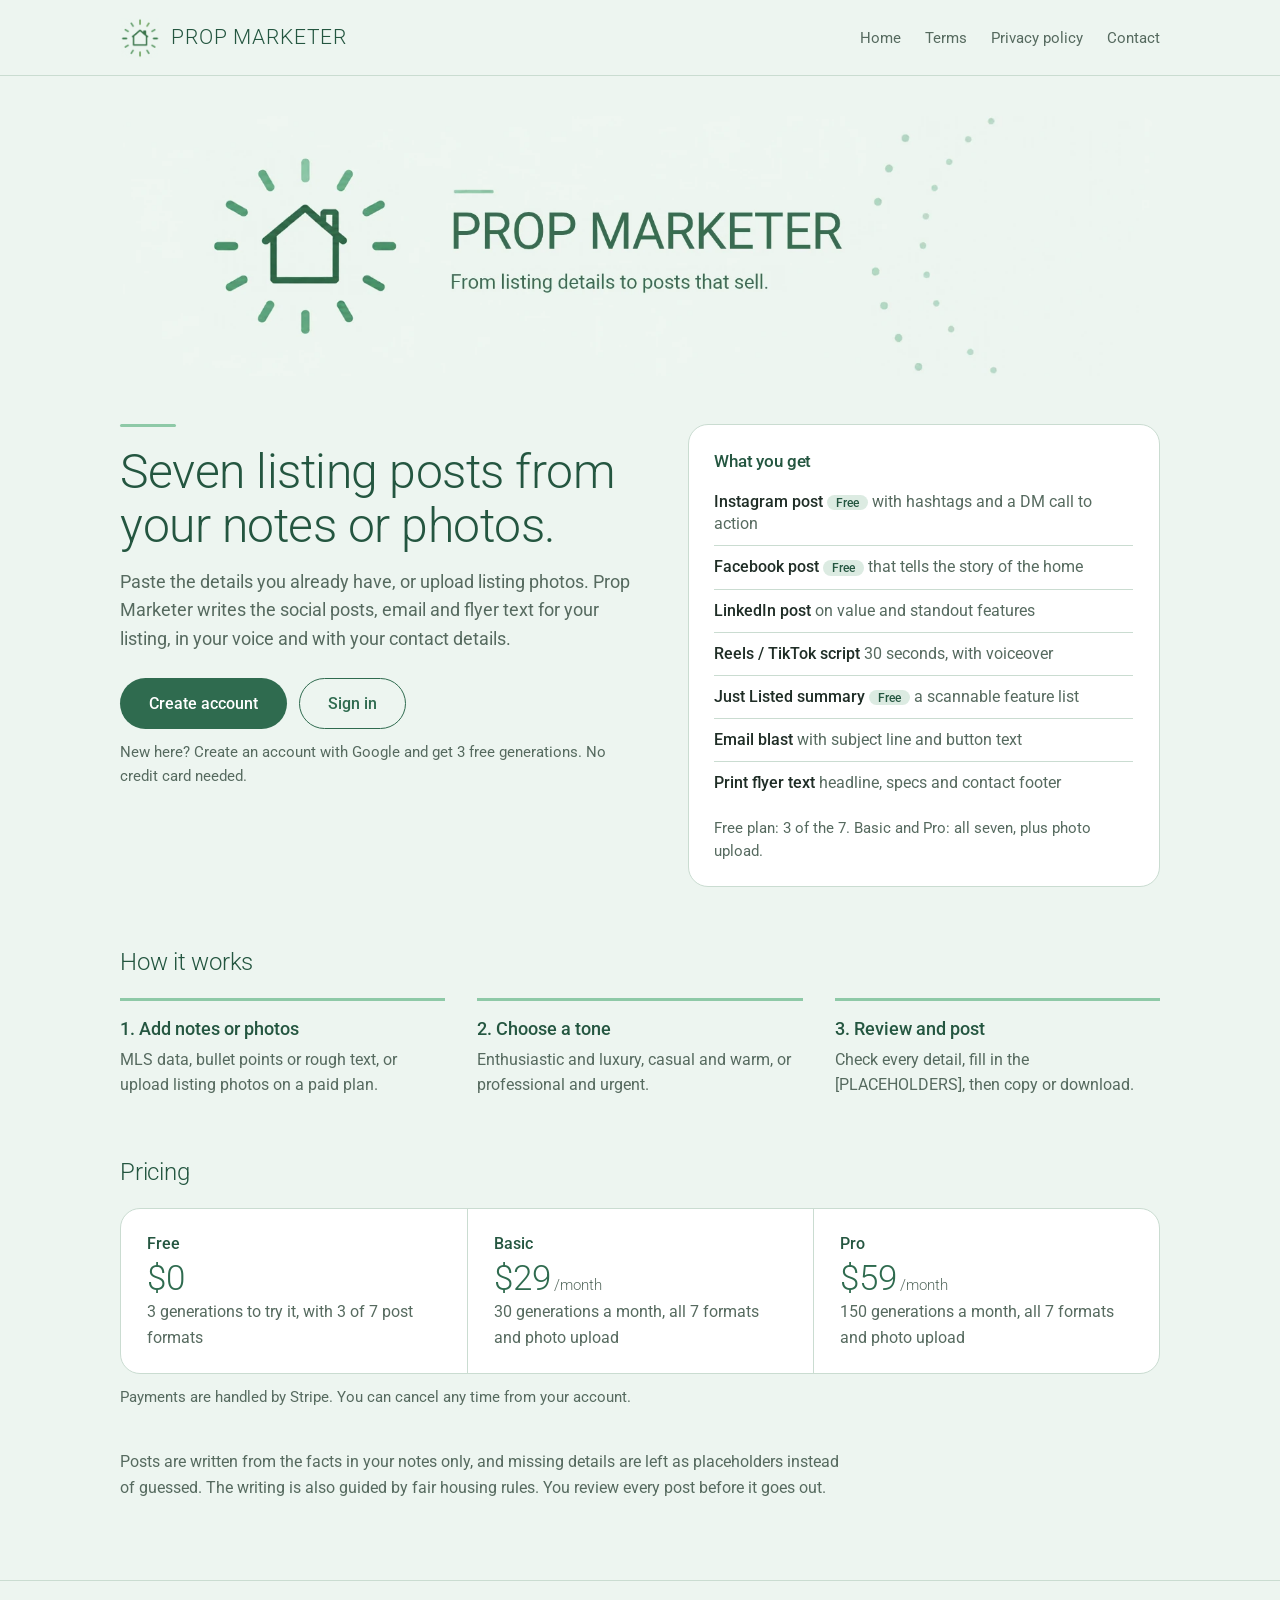
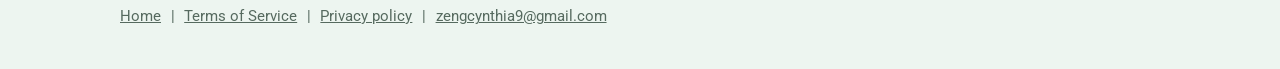
<file: index.html>
<!DOCTYPE html>
<html lang="en">
<head>
<meta charset="utf-8">
<meta name="viewport" content="width=device-width, initial-scale=1">
<title>Prop Marketer: from listing details to posts that sell</title>
<meta name="description" content="Paste your listing notes and get an Instagram post, Facebook post, LinkedIn post, reel script, email, and flyer text in seconds.">
<link rel="icon" href="assets/favicon.png">
<link rel="preconnect" href="https://fonts.googleapis.com">
<link rel="preconnect" href="https://fonts.gstatic.com" crossorigin>
<link href="https://fonts.googleapis.com/css2?family=Roboto:wght@300;400;500;700&display=swap" rel="stylesheet">
<link rel="stylesheet" href="style.css">
</head>
<body>
<header>
  <div class="wrap">
    <a class="brand" href="index.html"><img src="assets/logo.png" alt=""><span>Prop Marketer</span></a>
    <nav><a href="index.html">Home</a><a href="terms.html">Terms</a><a href="privacy.html">Privacy policy</a><a href="mailto:zengcynthia9@gmail.com">Contact</a></nav>
  </div>
</header>

<main class="wrap">
  <img class="banner" src="assets/banner.webp" width="1584" height="396" alt="Prop Marketer. From listing details to posts that sell.">

  <div class="hero">
    <div>
      <div class="rule"></div>
      <h1>Seven listing posts from your notes or photos.</h1>
      <p class="lede">Paste the details you already have, or upload listing photos. Prop Marketer writes the social posts, email and flyer text for your listing, in your voice and with your contact details.</p>
      <div class="cta-row">
        <a class="cta" href="https://real-estate-marketer-209358908924.northamerica-northeast2.run.app/?start=login">Create account</a>
        <a class="cta cta-secondary" href="https://real-estate-marketer-209358908924.northamerica-northeast2.run.app/?start=login">Sign in</a>
      </div>
      <p class="note">New here? Create an account with Google and get 3 free generations. No credit card needed.</p>
    </div>
    <div class="panel">
      <h2>What you get</h2>
      <ul class="list">
        <li><b>Instagram post</b> <em class="tag">Free</em> <span>with hashtags and a DM call to action</span></li>
        <li><b>Facebook post</b> <em class="tag">Free</em> <span>that tells the story of the home</span></li>
        <li><b>LinkedIn post</b> <span>on value and standout features</span></li>
        <li><b>Reels / TikTok script</b> <span>30 seconds, with voiceover</span></li>
        <li><b>Just Listed summary</b> <em class="tag">Free</em> <span>a scannable feature list</span></li>
        <li><b>Email blast</b> <span>with subject line and button text</span></li>
        <li><b>Print flyer text</b> <span>headline, specs and contact footer</span></li>
      </ul>
      <p class="note">Free plan: 3 of the 7. Basic and Pro: all seven, plus photo upload.</p>
    </div>
  </div>

  <h2 class="section-title">How it works</h2>
  <div class="steps">
    <div class="step"><b>1. Add notes or photos</b><p>MLS data, bullet points or rough text, or upload listing photos on a paid plan.</p></div>
    <div class="step"><b>2. Choose a tone</b><p>Enthusiastic and luxury, casual and warm, or professional and urgent.</p></div>
    <div class="step"><b>3. Review and post</b><p>Check every detail, fill in the [PLACEHOLDERS], then copy or download.</p></div>
  </div>

  <h2 class="section-title">Pricing</h2>
  <div class="plans">
    <div class="plan"><div class="n">Free</div><div class="p">$0</div><div class="d">3 generations to try it, with 3 of 7 post formats</div></div>
    <div class="plan"><div class="n">Basic</div><div class="p">$29<small>/month</small></div><div class="d">30 generations a month, all 7 formats and photo upload</div></div>
    <div class="plan"><div class="n">Pro</div><div class="p">$59<small>/month</small></div><div class="d">150 generations a month, all 7 formats and photo upload</div></div>
  </div>
  <p class="note">Payments are handled by Stripe. You can cancel any time from your account.</p>

  <p class="fine">Posts are written from the facts in your notes only, and missing details are left as placeholders instead of guessed. The writing is also guided by fair housing rules. You review every post before it goes out.</p>
</main>

<footer>
  <div class="wrap">
    <a href="index.html">Home</a><span class="sep">|</span><a href="terms.html">Terms of Service</a><span class="sep">|</span><a href="privacy.html">Privacy policy</a><span class="sep">|</span><a href="mailto:zengcynthia9@gmail.com">zengcynthia9@gmail.com</a>
  </div>
</footer>
</body>
</html>
</file>
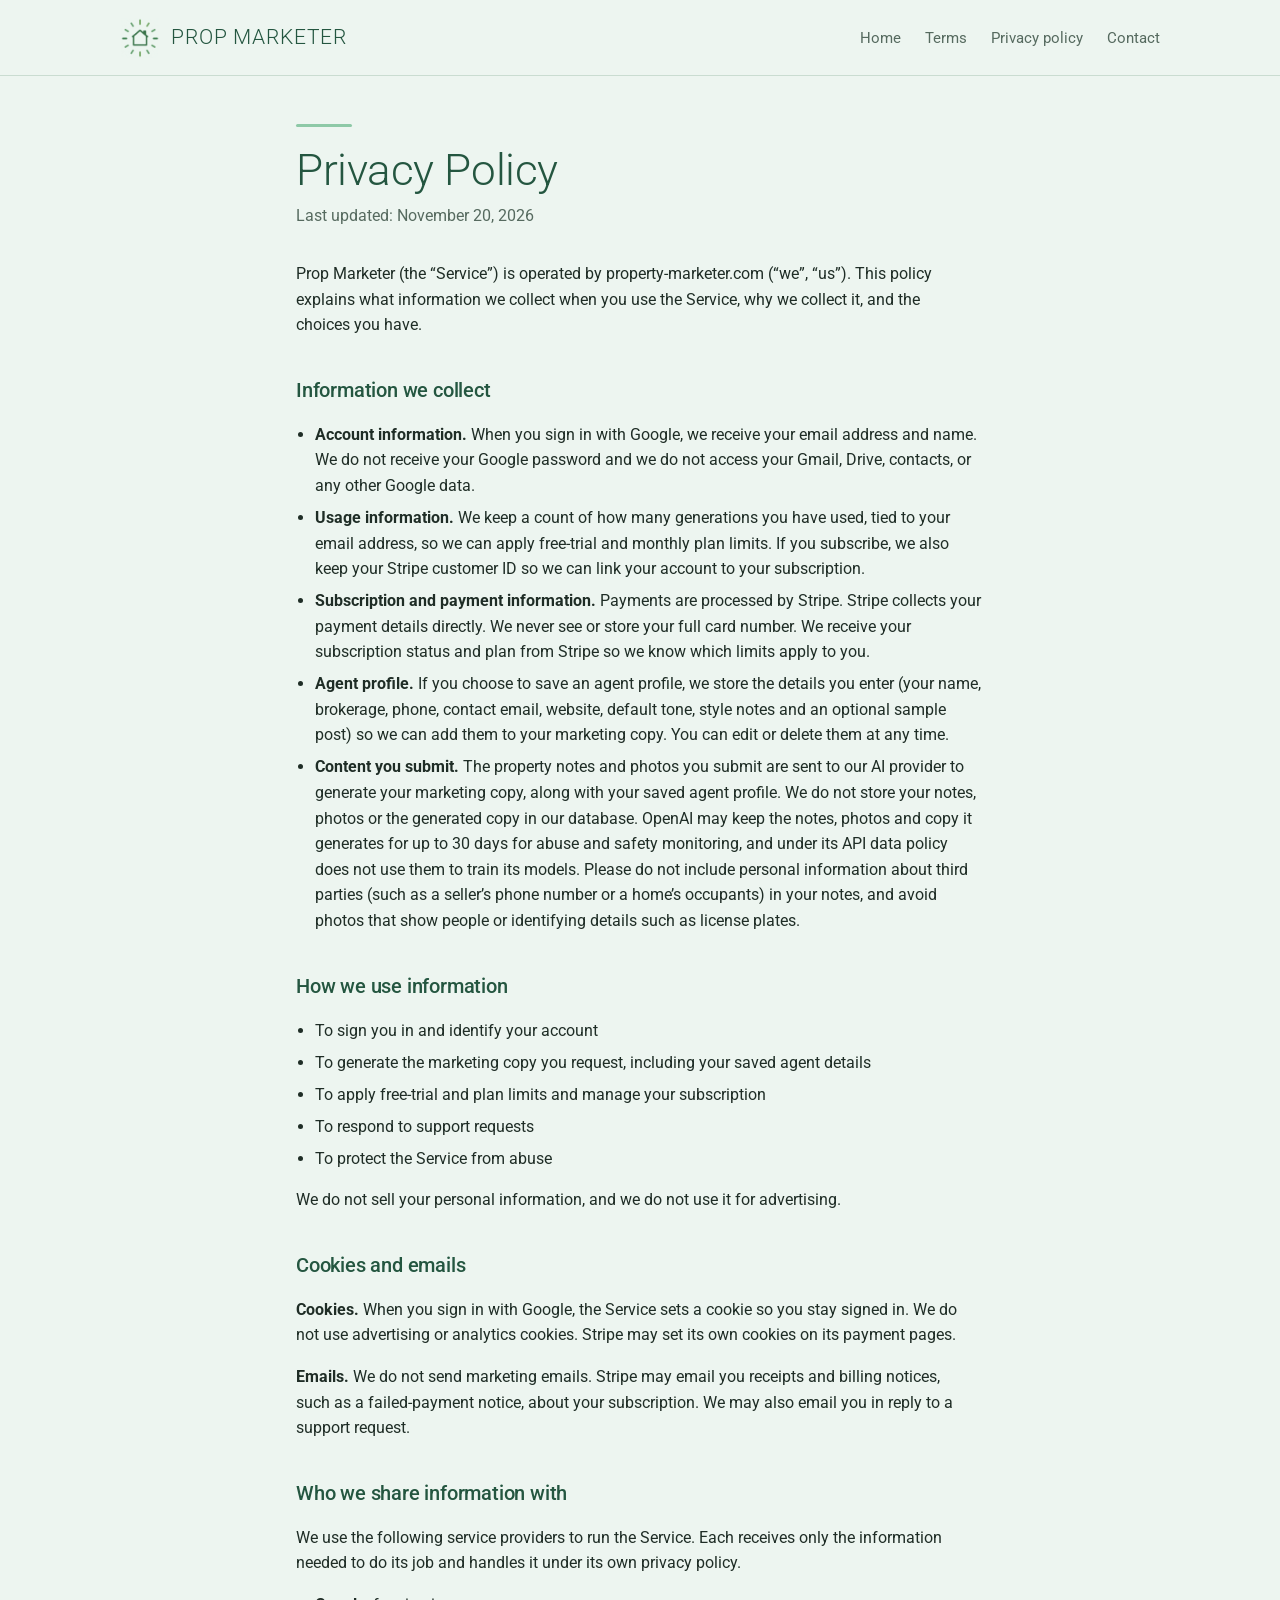
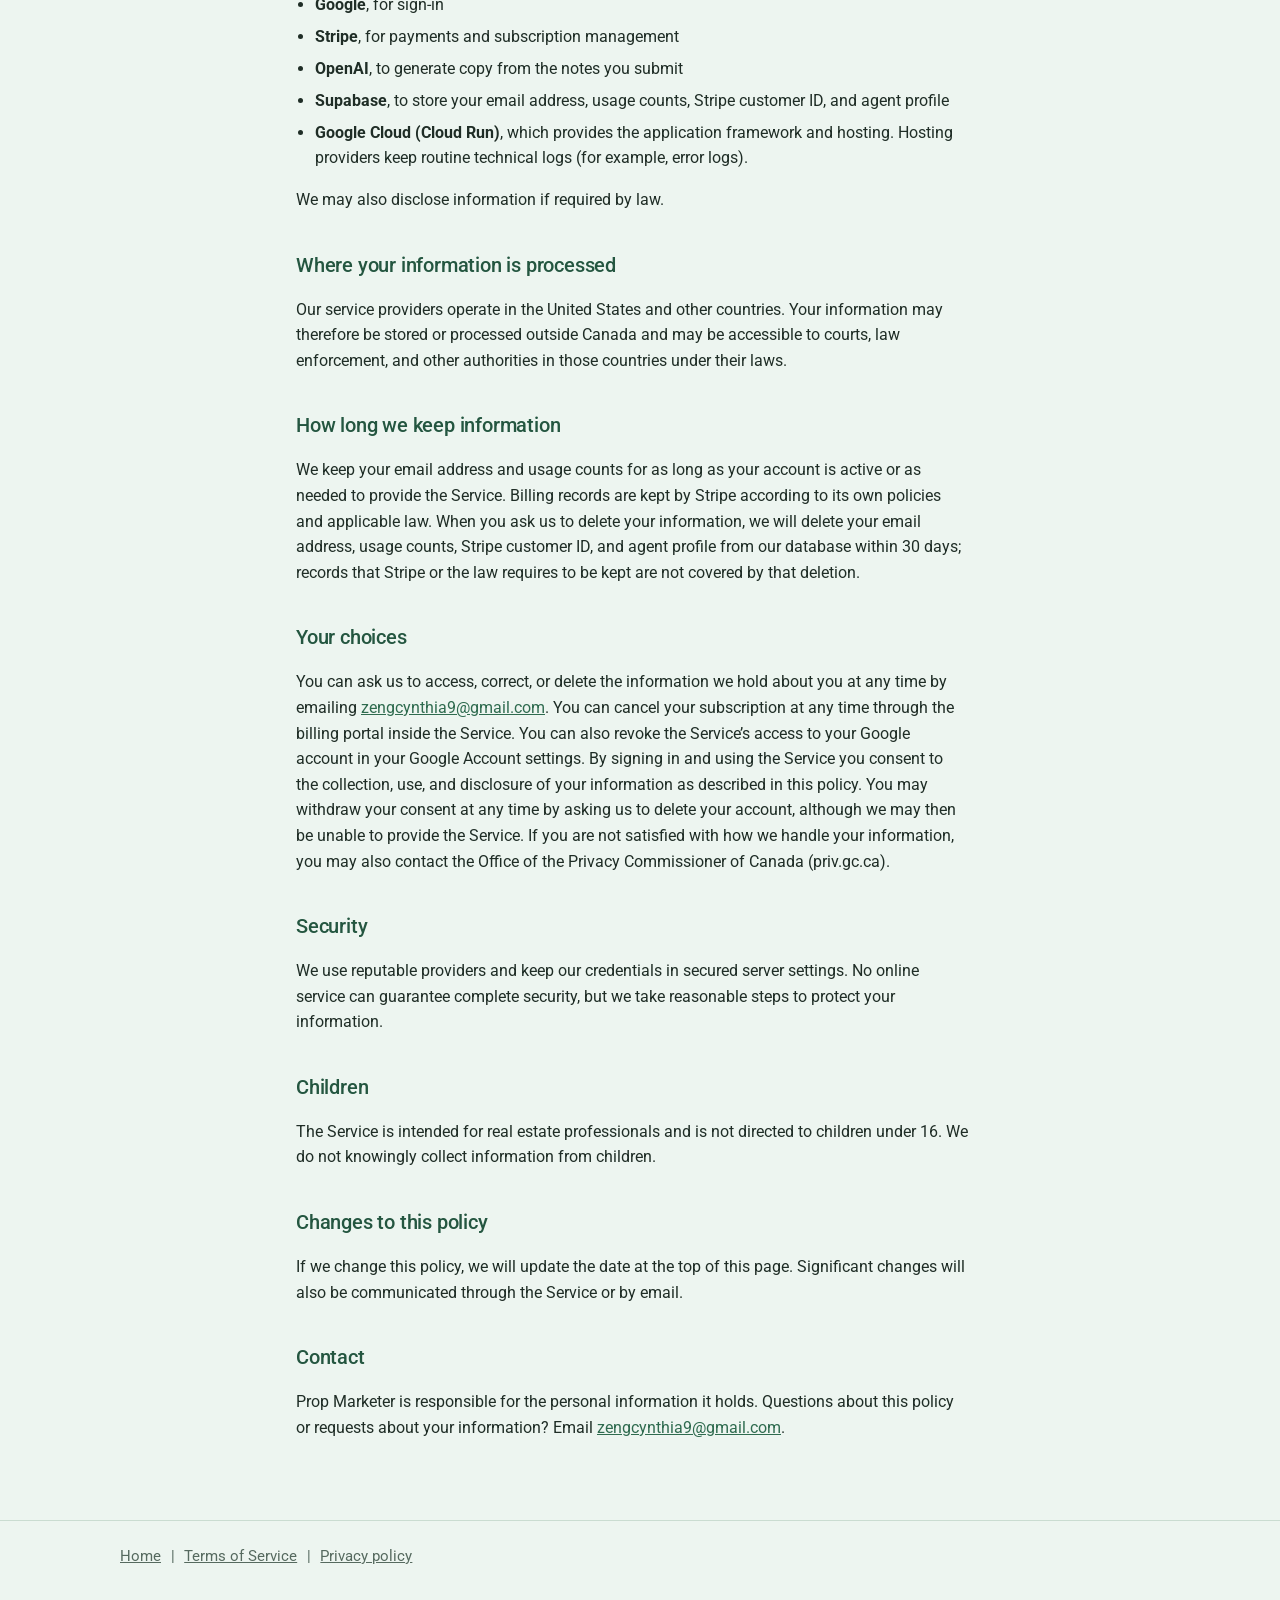
<file: privacy.html>
<!DOCTYPE html>
<html lang="en">
<head>
<meta charset="utf-8">
<meta name="viewport" content="width=device-width, initial-scale=1">
<title>Privacy Policy | Prop Marketer</title>
<meta name="description" content="How Prop Marketer collects, uses, and protects your information.">
<link rel="icon" href="assets/favicon.png">
<link rel="preconnect" href="https://fonts.googleapis.com">
<link rel="preconnect" href="https://fonts.gstatic.com" crossorigin>
<link href="https://fonts.googleapis.com/css2?family=Roboto:wght@300;400;500;700&display=swap" rel="stylesheet">
<link rel="stylesheet" href="style.css">
</head>
<body>
<header>
  <div class="wrap">
    <a class="brand" href="index.html"><img src="assets/logo.png" alt=""><span>Prop Marketer</span></a>
    <nav><a href="index.html">Home</a><a href="terms.html">Terms</a><a href="privacy.html">Privacy policy</a><a href="mailto:zengcynthia9@gmail.com">Contact</a></nav>
  </div>
</header>

<main class="wrap narrow doc">
  <div class="rule" style="margin-top:3rem"></div>
  <h1>Privacy Policy</h1>
  <p class="updated">Last updated: November 20, 2026</p>

  <p>Prop Marketer (the “Service”) is operated by property-marketer.com (“we”, “us”). This policy explains what information we collect when you use the Service, why we collect it, and the choices you have.</p>

  <h2>Information we collect</h2>
  <ul>
    <li><strong>Account information.</strong> When you sign in with Google, we receive your email address and name. We do not receive your Google password and we do not access your Gmail, Drive, contacts, or any other Google data.</li>
    <li><strong>Usage information.</strong> We keep a count of how many generations you have used, tied to your email address, so we can apply free-trial and monthly plan limits. If you subscribe, we also keep your Stripe customer ID so we can link your account to your subscription.</li>
    <li><strong>Subscription and payment information.</strong> Payments are processed by Stripe. Stripe collects your payment details directly. We never see or store your full card number. We receive your subscription status and plan from Stripe so we know which limits apply to you.</li>
    <li><strong>Agent profile.</strong> If you choose to save an agent profile, we store the details you enter (your name, brokerage, phone, contact email, website, default tone, style notes and an optional sample post) so we can add them to your marketing copy. You can edit or delete them at any time.</li>
    <li><strong>Content you submit.</strong> The property notes and photos you submit are sent to our AI provider to generate your marketing copy, along with your saved agent profile. We do not store your notes, photos or the generated copy in our database. OpenAI may keep the notes, photos and copy it generates for up to 30 days for abuse and safety monitoring, and under its API data policy does not use them to train its models. Please do not include personal information about third parties (such as a seller’s phone number or a home’s occupants) in your notes, and avoid photos that show people or identifying details such as license plates.</li>
  </ul>

  <h2>How we use information</h2>
  <ul>
    <li>To sign you in and identify your account</li>
    <li>To generate the marketing copy you request, including your saved agent details</li>
    <li>To apply free-trial and plan limits and manage your subscription</li>
    <li>To respond to support requests</li>
    <li>To protect the Service from abuse</li>
  </ul>
  <p>We do not sell your personal information, and we do not use it for advertising.</p>

  <h2>Cookies and emails</h2>
  <p><strong>Cookies.</strong> When you sign in with Google, the Service sets a cookie so you stay signed in. We do not use advertising or analytics cookies. Stripe may set its own cookies on its payment pages.</p>
  <p><strong>Emails.</strong> We do not send marketing emails. Stripe may email you receipts and billing notices, such as a failed-payment notice, about your subscription. We may also email you in reply to a support request.</p>

  <h2>Who we share information with</h2>
  <p>We use the following service providers to run the Service. Each receives only the information needed to do its job and handles it under its own privacy policy.</p>
  <ul>
    <li><strong>Google</strong>, for sign-in</li>
    <li><strong>Stripe</strong>, for payments and subscription management</li>
    <li><strong>OpenAI</strong>, to generate copy from the notes you submit</li>
    <li><strong>Supabase</strong>, to store your email address, usage counts, Stripe customer ID, and agent profile</li>
    <li><strong>Google Cloud (Cloud Run)</strong>, which provides the application framework and hosting. Hosting providers keep routine technical logs (for example, error logs).</li>
  </ul>
  <p>We may also disclose information if required by law.</p>

  <h2>Where your information is processed</h2>
  <p>Our service providers operate in the United States and other countries. Your information may therefore be stored or processed outside Canada and may be accessible to courts, law enforcement, and other authorities in those countries under their laws.</p>

  <h2>How long we keep information</h2>
  <p>We keep your email address and usage counts for as long as your account is active or as needed to provide the Service. Billing records are kept by Stripe according to its own policies and applicable law. When you ask us to delete your information, we will delete your email address, usage counts, Stripe customer ID, and agent profile from our database within 30 days; records that Stripe or the law requires to be kept are not covered by that deletion.</p>

  <h2>Your choices</h2>
  <p>You can ask us to access, correct, or delete the information we hold about you at any time by emailing <a href="mailto:zengcynthia9@gmail.com">zengcynthia9@gmail.com</a>. You can cancel your subscription at any time through the billing portal inside the Service. You can also revoke the Service’s access to your Google account in your Google Account settings. By signing in and using the Service you consent to the collection, use, and disclosure of your information as described in this policy. You may withdraw your consent at any time by asking us to delete your account, although we may then be unable to provide the Service. If you are not satisfied with how we handle your information, you may also contact the Office of the Privacy Commissioner of Canada (priv.gc.ca).</p>

  <h2>Security</h2>
  <p>We use reputable providers and keep our credentials in secured server settings. No online service can guarantee complete security, but we take reasonable steps to protect your information.</p>

  <h2>Children</h2>
  <p>The Service is intended for real estate professionals and is not directed to children under 16. We do not knowingly collect information from children.</p>

  <h2>Changes to this policy</h2>
  <p>If we change this policy, we will update the date at the top of this page. Significant changes will also be communicated through the Service or by email.</p>

  <h2>Contact</h2>
  <p>Prop Marketer is responsible for the personal information it holds. Questions about this policy or requests about your information? Email <a href="mailto:zengcynthia9@gmail.com">zengcynthia9@gmail.com</a>.</p>
</main>

<footer>
  <div class="wrap">
    <a href="index.html">Home</a><span class="sep">|</span><a href="terms.html">Terms of Service</a><span class="sep">|</span><a href="privacy.html">Privacy policy</a>
  </div>
</footer>
</body>
</html>
</file>
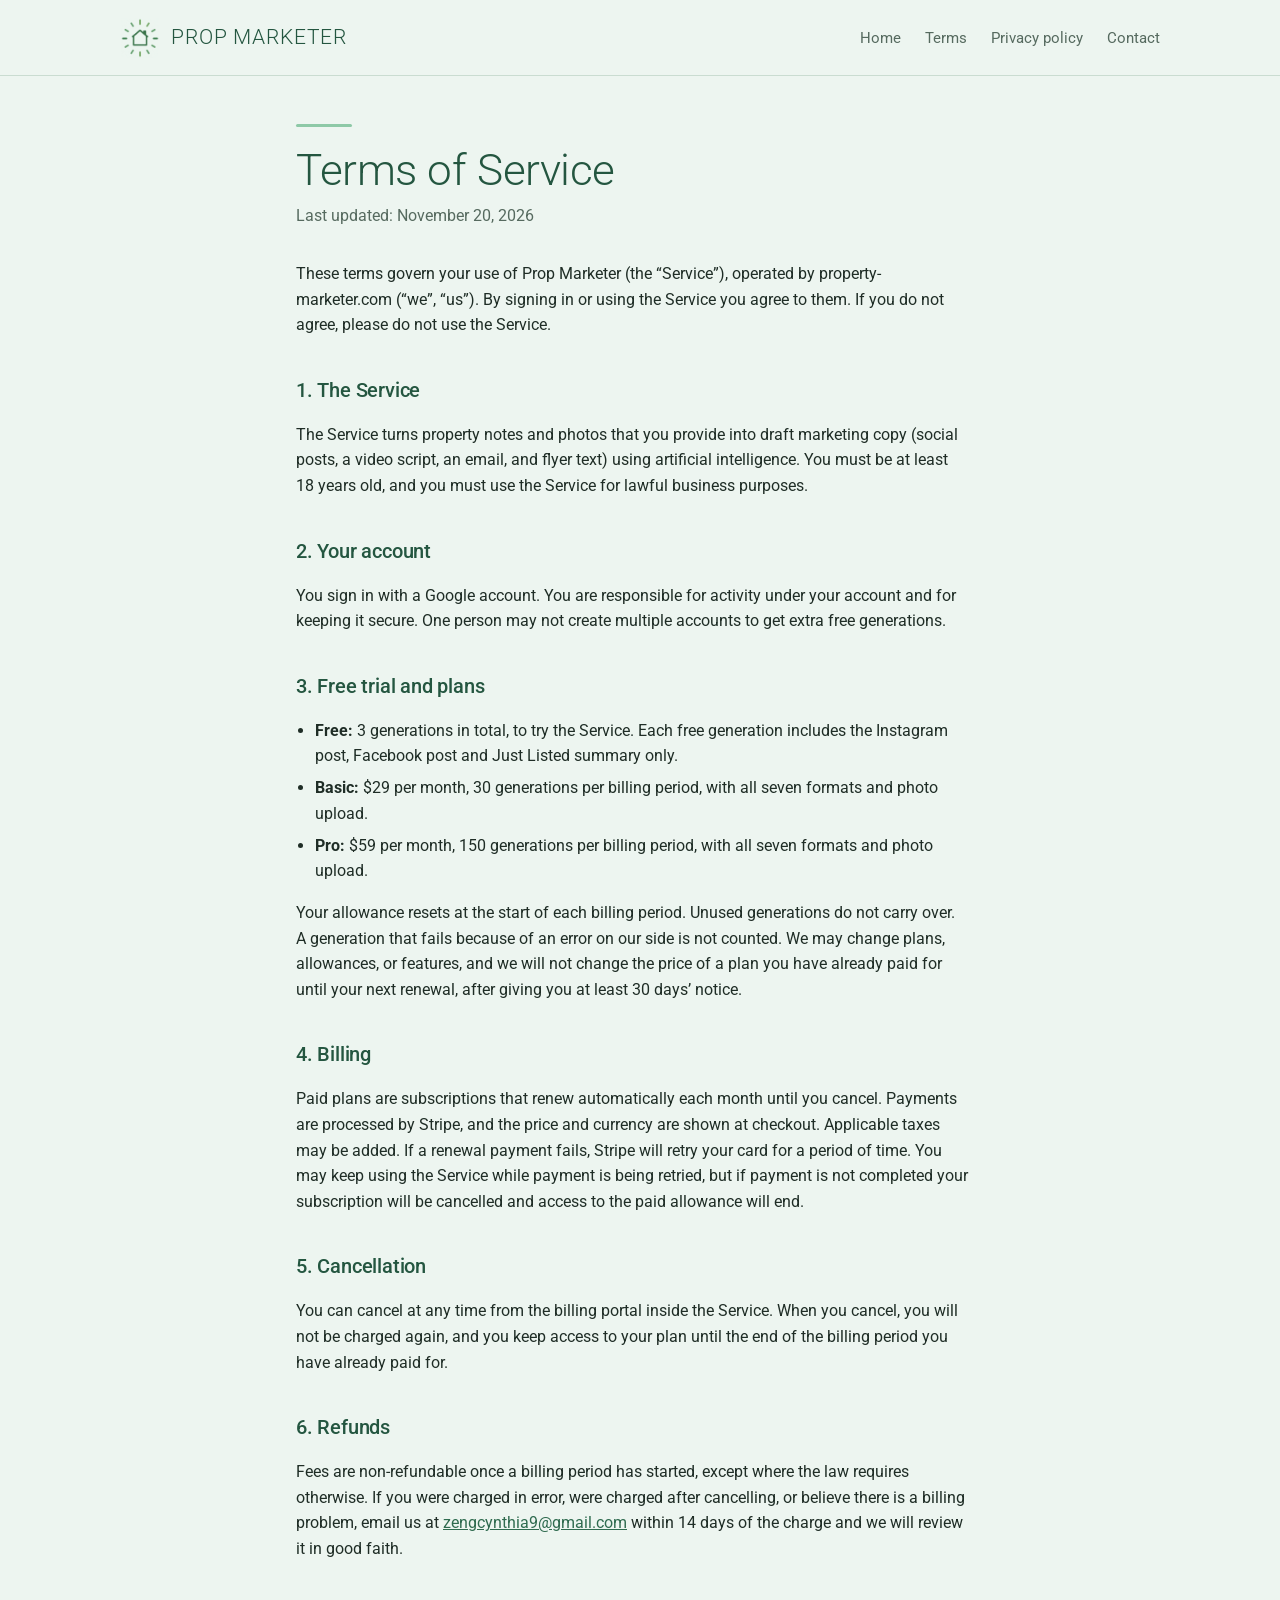
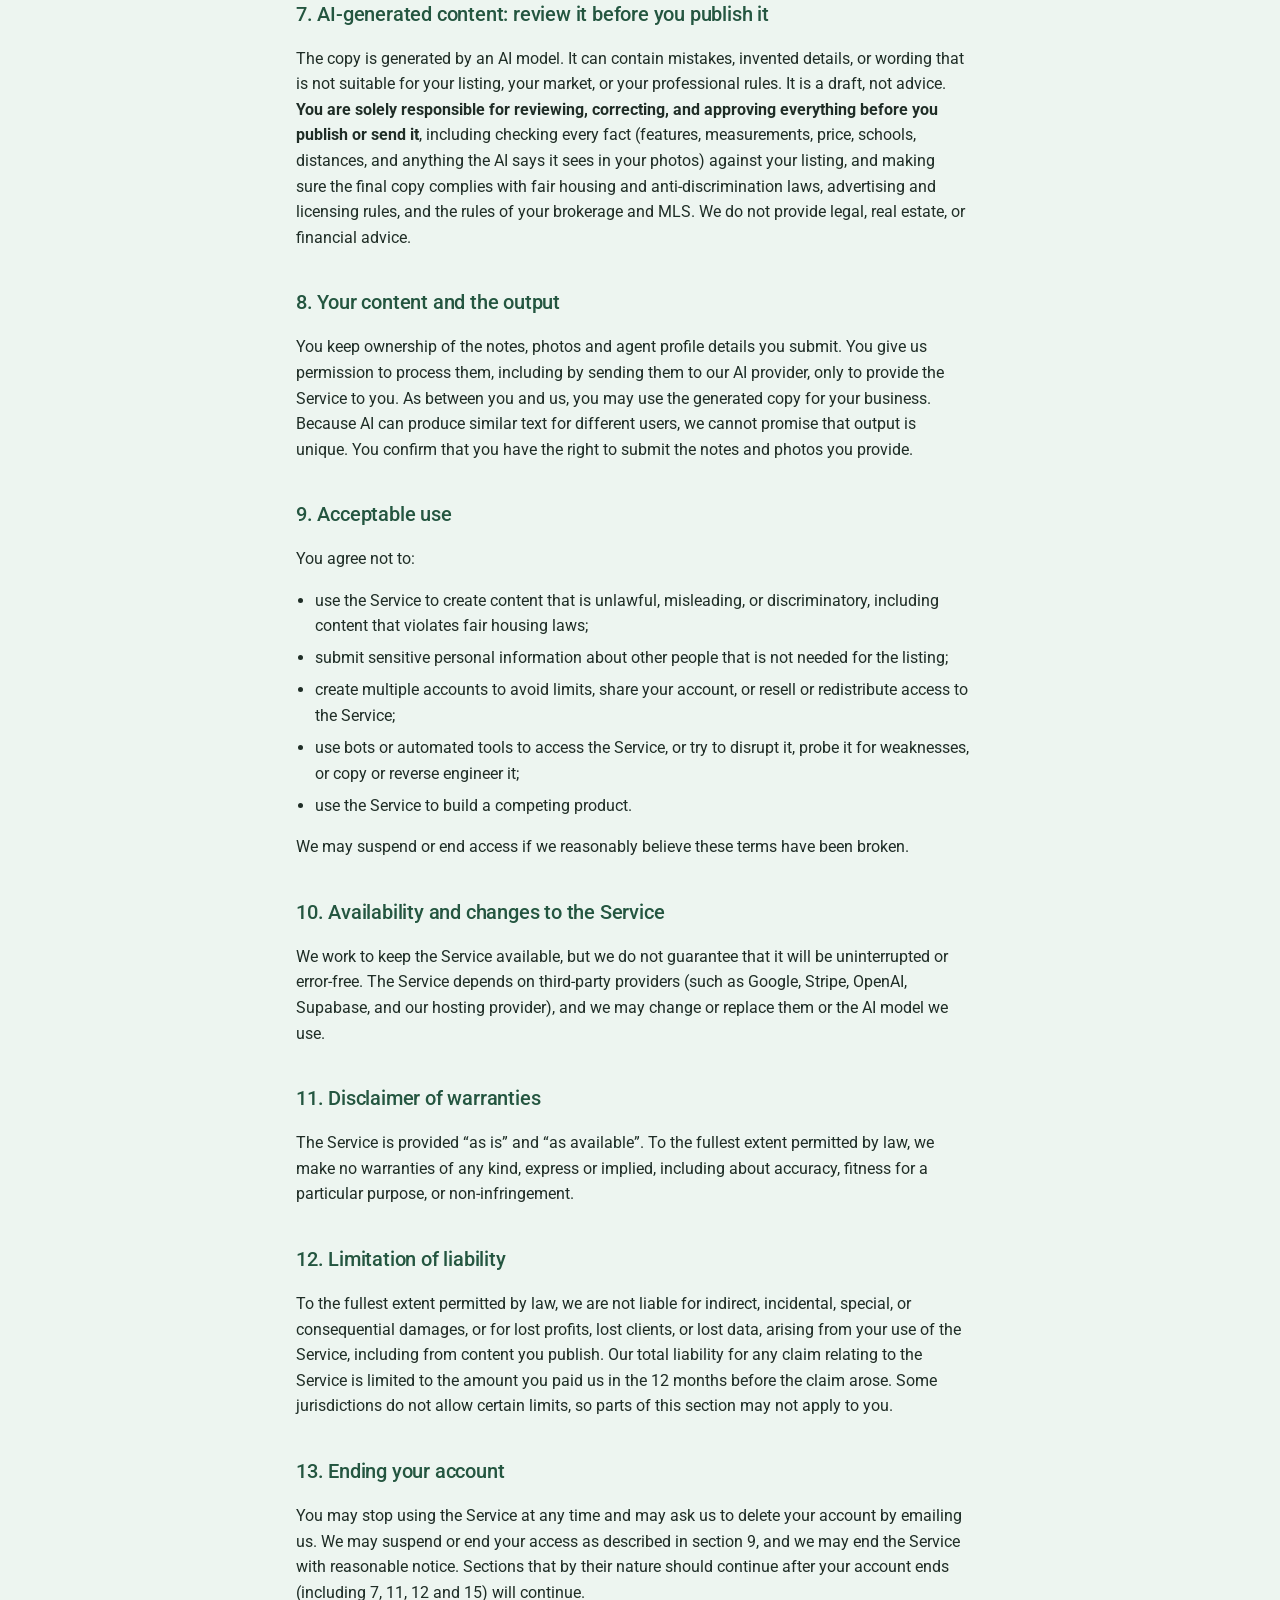
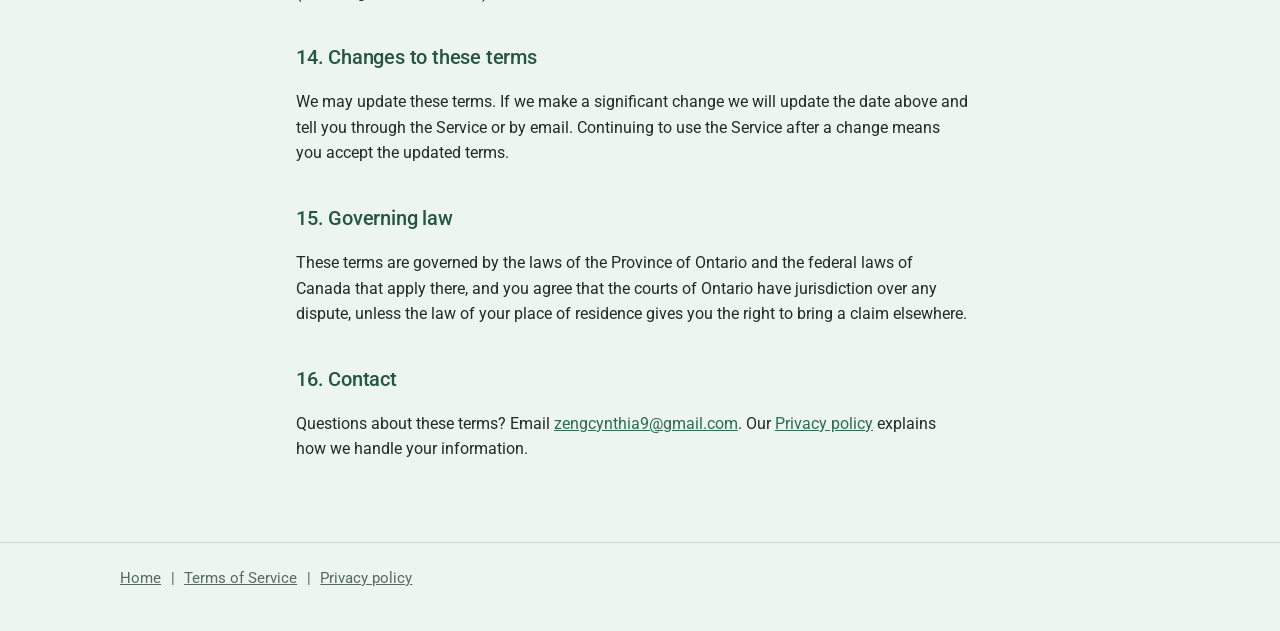
<file: terms.html>
<!DOCTYPE html>
<html lang="en">
<head>
<meta charset="utf-8">
<meta name="viewport" content="width=device-width, initial-scale=1">
<title>Terms of Service | Prop Marketer</title>
<meta name="description" content="The terms that apply when you use Prop Marketer, including billing, cancellation, refunds, and use of AI-generated content.">
<link rel="icon" href="assets/favicon.png">
<link rel="preconnect" href="https://fonts.googleapis.com">
<link rel="preconnect" href="https://fonts.gstatic.com" crossorigin>
<link href="https://fonts.googleapis.com/css2?family=Roboto:wght@300;400;500;700&display=swap" rel="stylesheet">
<link rel="stylesheet" href="style.css">
</head>
<body>
<header>
  <div class="wrap">
    <a class="brand" href="index.html"><img src="assets/logo.png" alt=""><span>Prop Marketer</span></a>
    <nav><a href="index.html">Home</a><a href="terms.html">Terms</a><a href="privacy.html">Privacy policy</a><a href="mailto:zengcynthia9@gmail.com">Contact</a></nav>
  </div>
</header>

<main class="wrap narrow doc">
  <div class="rule" style="margin-top:3rem"></div>
  <h1>Terms of Service</h1>
  <p class="updated">Last updated: November 20, 2026</p>

  <p>These terms govern your use of Prop Marketer (the “Service”), operated by property-marketer.com (“we”, “us”). By signing in or using the Service you agree to them. If you do not agree, please do not use the Service.</p>

  <h2>1. The Service</h2>
  <p>The Service turns property notes and photos that you provide into draft marketing copy (social posts, a video script, an email, and flyer text) using artificial intelligence. You must be at least 18 years old, and you must use the Service for lawful business purposes.</p>

  <h2>2. Your account</h2>
  <p>You sign in with a Google account. You are responsible for activity under your account and for keeping it secure. One person may not create multiple accounts to get extra free generations.</p>

  <h2>3. Free trial and plans</h2>
  <ul>
    <li><strong>Free:</strong> 3 generations in total, to try the Service. Each free generation includes the Instagram post, Facebook post and Just Listed summary only.</li>
    <li><strong>Basic:</strong> $29 per month, 30 generations per billing period, with all seven formats and photo upload.</li>
    <li><strong>Pro:</strong> $59 per month, 150 generations per billing period, with all seven formats and photo upload.</li>
  </ul>
  <p>Your allowance resets at the start of each billing period. Unused generations do not carry over. A generation that fails because of an error on our side is not counted. We may change plans, allowances, or features, and we will not change the price of a plan you have already paid for until your next renewal, after giving you at least 30 days’ notice.</p>

  <h2>4. Billing</h2>
  <p>Paid plans are subscriptions that renew automatically each month until you cancel. Payments are processed by Stripe, and the price and currency are shown at checkout. Applicable taxes may be added. If a renewal payment fails, Stripe will retry your card for a period of time. You may keep using the Service while payment is being retried, but if payment is not completed your subscription will be cancelled and access to the paid allowance will end.</p>

  <h2>5. Cancellation</h2>
  <p>You can cancel at any time from the billing portal inside the Service. When you cancel, you will not be charged again, and you keep access to your plan until the end of the billing period you have already paid for.</p>

  <h2>6. Refunds</h2>
  <p>Fees are non-refundable once a billing period has started, except where the law requires otherwise. If you were charged in error, were charged after cancelling, or believe there is a billing problem, email us at <a href="mailto:zengcynthia9@gmail.com">zengcynthia9@gmail.com</a> within 14 days of the charge and we will review it in good faith.</p>

  <h2>7. AI-generated content: review it before you publish it</h2>
  <p>The copy is generated by an AI model. It can contain mistakes, invented details, or wording that is not suitable for your listing, your market, or your professional rules. It is a draft, not advice. <strong>You are solely responsible for reviewing, correcting, and approving everything before you publish or send it</strong>, including checking every fact (features, measurements, price, schools, distances, and anything the AI says it sees in your photos) against your listing, and making sure the final copy complies with fair housing and anti-discrimination laws, advertising and licensing rules, and the rules of your brokerage and MLS. We do not provide legal, real estate, or financial advice.</p>

  <h2>8. Your content and the output</h2>
  <p>You keep ownership of the notes, photos and agent profile details you submit. You give us permission to process them, including by sending them to our AI provider, only to provide the Service to you. As between you and us, you may use the generated copy for your business. Because AI can produce similar text for different users, we cannot promise that output is unique. You confirm that you have the right to submit the notes and photos you provide.</p>

  <h2>9. Acceptable use</h2>
  <p>You agree not to:</p>
  <ul>
    <li>use the Service to create content that is unlawful, misleading, or discriminatory, including content that violates fair housing laws;</li>
    <li>submit sensitive personal information about other people that is not needed for the listing;</li>
    <li>create multiple accounts to avoid limits, share your account, or resell or redistribute access to the Service;</li>
    <li>use bots or automated tools to access the Service, or try to disrupt it, probe it for weaknesses, or copy or reverse engineer it;</li>
    <li>use the Service to build a competing product.</li>
  </ul>
  <p>We may suspend or end access if we reasonably believe these terms have been broken.</p>

  <h2>10. Availability and changes to the Service</h2>
  <p>We work to keep the Service available, but we do not guarantee that it will be uninterrupted or error-free. The Service depends on third-party providers (such as Google, Stripe, OpenAI, Supabase, and our hosting provider), and we may change or replace them or the AI model we use.</p>

  <h2>11. Disclaimer of warranties</h2>
  <p>The Service is provided “as is” and “as available”. To the fullest extent permitted by law, we make no warranties of any kind, express or implied, including about accuracy, fitness for a particular purpose, or non-infringement.</p>

  <h2>12. Limitation of liability</h2>
  <p>To the fullest extent permitted by law, we are not liable for indirect, incidental, special, or consequential damages, or for lost profits, lost clients, or lost data, arising from your use of the Service, including from content you publish. Our total liability for any claim relating to the Service is limited to the amount you paid us in the 12 months before the claim arose. Some jurisdictions do not allow certain limits, so parts of this section may not apply to you.</p>

  <h2>13. Ending your account</h2>
  <p>You may stop using the Service at any time and may ask us to delete your account by emailing us. We may suspend or end your access as described in section 9, and we may end the Service with reasonable notice. Sections that by their nature should continue after your account ends (including 7, 11, 12 and 15) will continue.</p>

  <h2>14. Changes to these terms</h2>
  <p>We may update these terms. If we make a significant change we will update the date above and tell you through the Service or by email. Continuing to use the Service after a change means you accept the updated terms.</p>

  <h2>15. Governing law</h2>
  <p>These terms are governed by the laws of the Province of Ontario and the federal laws of Canada that apply there, and you agree that the courts of Ontario have jurisdiction over any dispute, unless the law of your place of residence gives you the right to bring a claim elsewhere.</p>

  <h2>16. Contact</h2>
  <p>Questions about these terms? Email <a href="mailto:zengcynthia9@gmail.com">zengcynthia9@gmail.com</a>. Our <a href="privacy.html">Privacy policy</a> explains how we handle your information.</p>
</main>

<footer>
  <div class="wrap">
    <a href="index.html">Home</a><span class="sep">|</span><a href="terms.html">Terms of Service</a><span class="sep">|</span><a href="privacy.html">Privacy policy</a>
  </div>
</footer>
</body>
</html>
</file>
<file: style.css>
:root {
  --forest: #2F6B4F;
  --forest-dark: #245640;
  --mint: #8EC9A7;
  --bg: #EDF5F0;
  --line: #CADCD1;
  --ink: #1F2D26;
  --muted: #566A5F;
}
* { box-sizing: border-box; }
html { -webkit-text-size-adjust: 100%; }
body {
  margin: 0;
  background: var(--bg);
  color: var(--ink);
  font-family: "Roboto", "Segoe UI", "Helvetica Neue", Arial, sans-serif;
  line-height: 1.6;
}
.wrap { max-width: 68rem; margin: 0 auto; padding: 0 1.5rem; }
.narrow { max-width: 46rem; }
a { color: var(--forest); }
a:focus-visible, .cta:focus-visible { outline: 3px solid var(--mint); outline-offset: 3px; }

/* Header */
header { padding: 1.1rem 0; border-bottom: 1px solid var(--line); }
header .wrap { display: flex; justify-content: space-between; align-items: center; gap: 1rem; flex-wrap: wrap; }
.brand { display: flex; align-items: center; gap: 0.7rem; text-decoration: none; color: var(--forest-dark); }
.brand img { width: 40px; height: 40px; display: block; }
.brand span { font-weight: 300; font-size: 1.3rem; letter-spacing: 0.04em; text-transform: uppercase; }
nav a { color: var(--muted); text-decoration: none; margin-left: 1.5rem; font-size: 0.95rem; }
nav a:hover { color: var(--forest-dark); text-decoration: underline; }

/* Shared type */
.rule { width: 56px; height: 3px; border-radius: 2px; background: var(--mint); margin: 0 0 1.1rem; }
h1, h2, h3 { color: var(--forest-dark); letter-spacing: -0.01em; }
.note { color: var(--muted); font-size: 0.92rem; margin: 0.75rem 0 0; }

/* Buttons */
.cta {
  display: inline-block; background: var(--forest); color: #fff; text-decoration: none;
  font-weight: 500; padding: 0.8rem 1.8rem; border-radius: 999px;
}
.cta:hover { background: var(--forest-dark); }
.cta-row { display: flex; flex-wrap: wrap; gap: 0.8rem; }
.cta-secondary { background: transparent; color: var(--forest); border: 1px solid var(--forest); padding: calc(0.8rem - 1px) calc(1.8rem - 1px); }
.cta-secondary:hover { background: #DCEBE2; color: var(--forest-dark); border-color: var(--forest-dark); }

/* Home */
.banner { display: block; width: 100%; height: auto; border-radius: 22px; margin: 2.5rem 0 3rem; }
.hero { display: grid; grid-template-columns: 1.1fr 1fr; gap: 3rem; align-items: start; }
.hero h1 { font-size: clamp(2rem, 4.2vw, 3rem); font-weight: 300; line-height: 1.12; margin: 0 0 1rem; }
.lede { font-size: 1.1rem; color: var(--muted); max-width: 34rem; margin: 0 0 1.6rem; }
.panel { background: #fff; border: 1px solid var(--line); border-radius: 20px; padding: 1.4rem 1.6rem; }
.panel h2 { font-size: 1.05rem; font-weight: 500; margin: 0 0 0.4rem; }
.list { list-style: none; margin: 0; padding: 0; }
.list li { padding: 0.62rem 0; border-top: 1px solid var(--line); line-height: 1.4; }
.list li:first-child { border-top: none; }
.list b { font-weight: 500; }
.tag { font-style: normal; font-size: 0.72rem; font-weight: 500; color: var(--forest-dark); background: #DCEBE2; border-radius: 999px; padding: 0.05rem 0.55rem; vertical-align: middle; }
.list span { color: var(--muted); }
.section-title { font-size: 1.5rem; font-weight: 300; margin: 3.5rem 0 1rem; }
.steps { display: grid; grid-template-columns: repeat(3, 1fr); gap: 2rem; }
.step { border-top: 3px solid var(--mint); padding-top: 0.9rem; }
.step b { display: block; font-size: 1.1rem; font-weight: 500; color: var(--forest-dark); margin-bottom: 0.3rem; }
.step p { margin: 0; color: var(--muted); line-height: 1.55; }
.plans { display: grid; grid-template-columns: repeat(3, 1fr); background: #fff; border: 1px solid var(--line); border-radius: 20px; overflow: hidden; }
.plan { padding: 1.4rem 1.6rem; border-left: 1px solid var(--line); }
.plan:first-child { border-left: none; }
.plan .n { font-weight: 500; color: var(--forest-dark); }
.plan .p { font-size: 2.2rem; font-weight: 300; color: var(--forest); line-height: 1.2; }
.plan .p small { font-size: 0.95rem; color: var(--muted); margin-left: 0.2rem; }
.plan .d { color: var(--muted); }
.fine { color: var(--muted); line-height: 1.6; max-width: 46rem; margin: 2.5rem 0 0; }

/* Legal pages */
.doc h1 { font-size: clamp(2rem, 5vw, 2.75rem); font-weight: 300; line-height: 1.15; margin: 1.1rem 0 0.5rem; }
.updated { color: var(--muted); margin: 0 0 2rem; }
.doc h2 { font-size: 1.25rem; font-weight: 500; margin: 2.25rem 0 0.5rem; }
.doc p, .doc li { max-width: 42rem; }
.doc ul { padding-left: 1.2rem; }
.doc li { margin: 0.4rem 0; }

/* Footer */
footer { margin-top: 5rem; padding: 1.5rem 0 2.5rem; border-top: 1px solid var(--line); color: var(--muted); font-size: 0.92rem; }
footer a { color: var(--muted); }
footer a:hover { color: var(--forest-dark); }
footer .sep { margin: 0 0.6rem; }

@media (max-width: 760px) {
  .hero, .steps, .plans { grid-template-columns: 1fr; }
  .hero { gap: 2rem; }
  .plan { border-left: none; border-top: 1px solid var(--line); }
  .plan:first-child { border-top: none; }
  nav a { margin: 0 1.25rem 0 0; }
  .banner { margin: 1.5rem 0 2rem; border-radius: 16px; }
}
</file>
